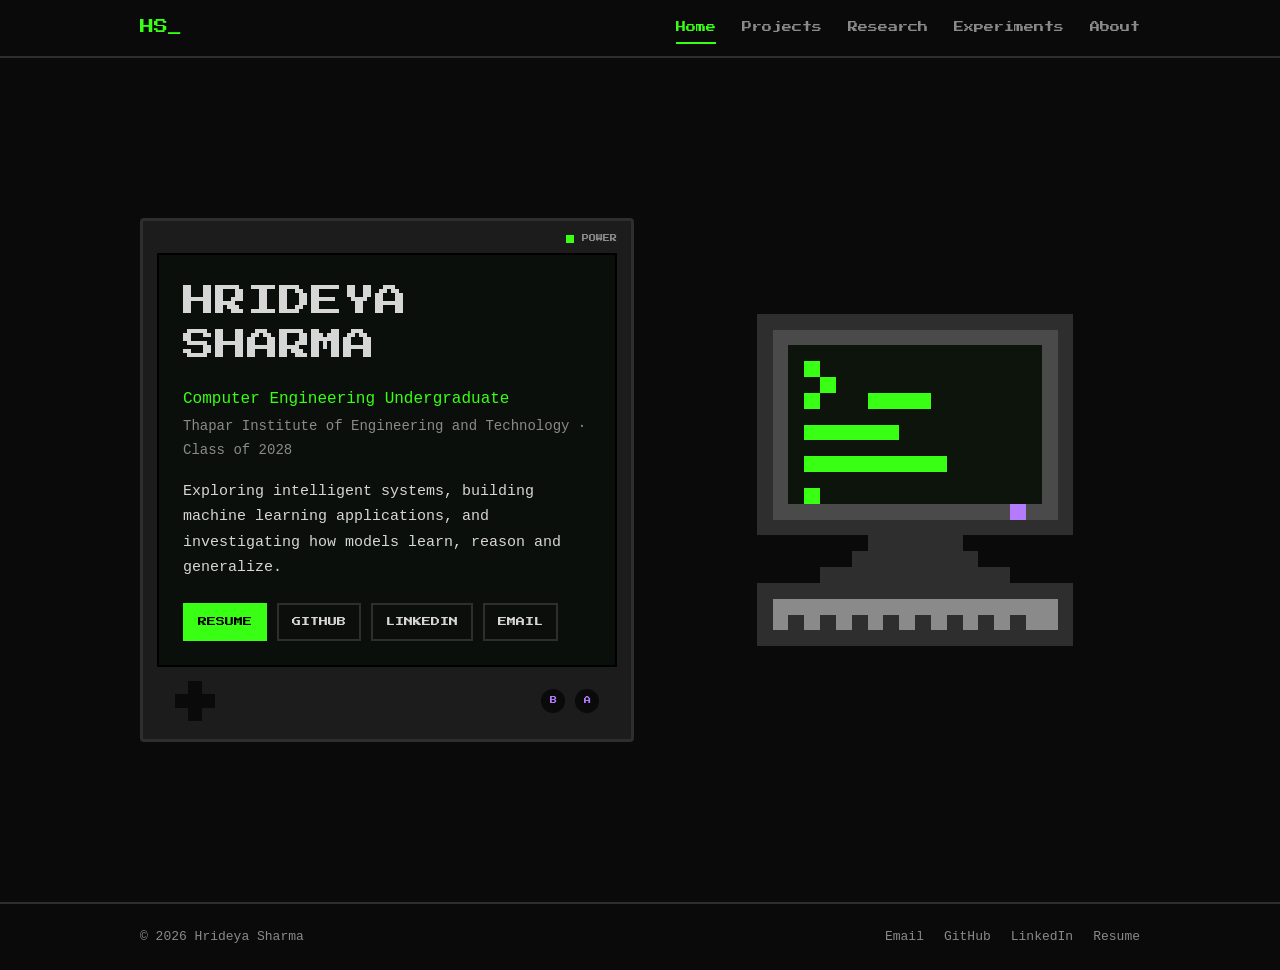
<file: index.html>
<!doctype html>
<html lang="en">
<head>
  <meta charset="utf-8">
  <meta name="viewport" content="width=device-width, initial-scale=1">
  <title>Hrideya Sharma | Portfolio</title>
  <meta name="description" content="Hrideya Sharma, Computer Engineering undergraduate at Thapar Institute. Machine learning projects and research.">
  <link rel="icon" href="data:image/svg+xml,%3Csvg xmlns='http://www.w3.org/2000/svg' viewBox='0 0 8 8'%3E%3Crect width='8' height='8' fill='%230a0a0a'/%3E%3Cpath fill='%2339ff14' d='M1 1h2v6H1zM5 1h2v6H5zM3 3h2v2H3z'/%3E%3C/svg%3E">
  <link rel="preconnect" href="https://fonts.googleapis.com">
  <link rel="preconnect" href="https://fonts.gstatic.com" crossorigin>
  <link href="https://fonts.googleapis.com/css2?family=Press+Start+2P&display=swap" rel="stylesheet">
  <link rel="stylesheet" href="styles.css">
</head>
<body data-page="home">
  <a class="skip" href="#main">Skip to content</a>
  <header class="topbar" id="site-nav"></header>
  <main id="main">
    <section class="hero"><div class="wrap hero-grid">
      <div class="gb">
        <div class="gb-top" aria-hidden="true"><span class="led"></span><span>POWER</span></div>
        <div class="gb-screen">
          <h1>HRIDEYA<br>SHARMA</h1>
          <p class="role">Computer Engineering Undergraduate</p>
          <p class="school">Thapar Institute of Engineering and Technology · Class of 2028</p>
          <p class="lead" id="intro"></p>
          <div class="btn-row" id="hero-links"></div>
        </div>
        <div class="gb-controls" aria-hidden="true">
          <div class="dpad"><i></i><i></i></div>
          <div class="ab"><b>B</b><b>A</b></div>
        </div>
      </div>
      <div class="art"><canvas id="sprite" width="24" height="23" role="img" aria-label="Pixel-art retro computer"></canvas></div>
    </div></section>
  </main>
  <footer class="footer" id="site-footer"></footer>
  <script src="data.js"></script>
  <script src="script.js"></script>
</body>
</html>
</file>
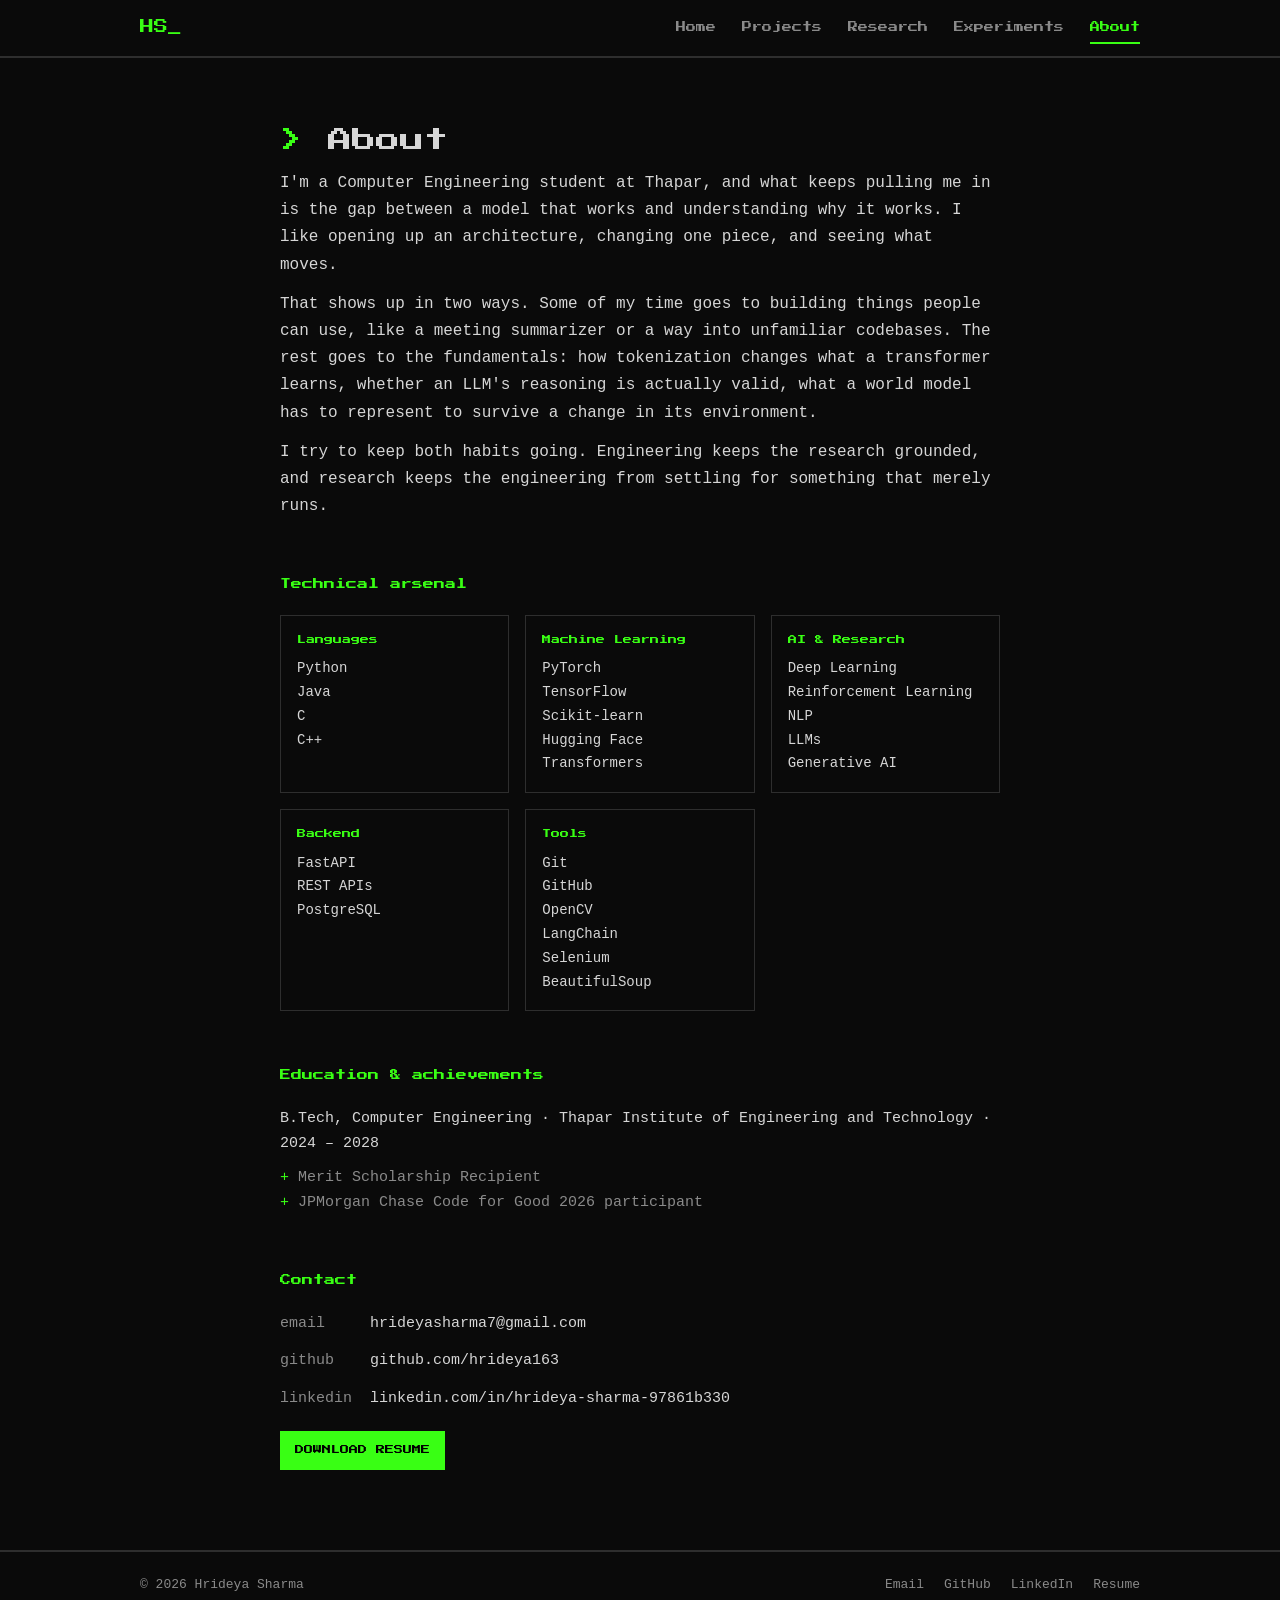
<file: about.html>
<!doctype html>
<html lang="en">
<head>
  <meta charset="utf-8">
  <meta name="viewport" content="width=device-width, initial-scale=1">
  <title>About | Hrideya Sharma</title>
  <meta name="description" content="About Hrideya Sharma: skills, education and contact.">
  <link rel="icon" href="data:image/svg+xml,%3Csvg xmlns='http://www.w3.org/2000/svg' viewBox='0 0 8 8'%3E%3Crect width='8' height='8' fill='%230a0a0a'/%3E%3Cpath fill='%2339ff14' d='M1 1h2v6H1zM5 1h2v6H5zM3 3h2v2H3z'/%3E%3C/svg%3E">
  <link rel="preconnect" href="https://fonts.googleapis.com">
  <link rel="preconnect" href="https://fonts.gstatic.com" crossorigin>
  <link href="https://fonts.googleapis.com/css2?family=Press+Start+2P&display=swap" rel="stylesheet">
  <link rel="stylesheet" href="styles.css">
</head>
<body data-page="about">
  <a class="skip" href="#main">Skip to content</a>
  <header class="topbar" id="site-nav"></header>
  <main id="main">
    <section class="page"><div class="wrap narrow">
      <h1 class="title">About</h1>
      <div class="prose" id="about-text"></div>

      <h2 class="label">Technical arsenal</h2>
      <div class="inventory" id="arsenal-grid"></div>

      <h2 class="label">Education &amp; achievements</h2>
      <div class="edu" id="edu"></div>

      <h2 class="label" id="contact">Contact</h2>
      <div class="contact" id="contact-box"></div>
    </div></section>
  </main>
  <footer class="footer" id="site-footer"></footer>
  <script src="data.js"></script>
  <script src="script.js"></script>
</body>
</html>
</file>
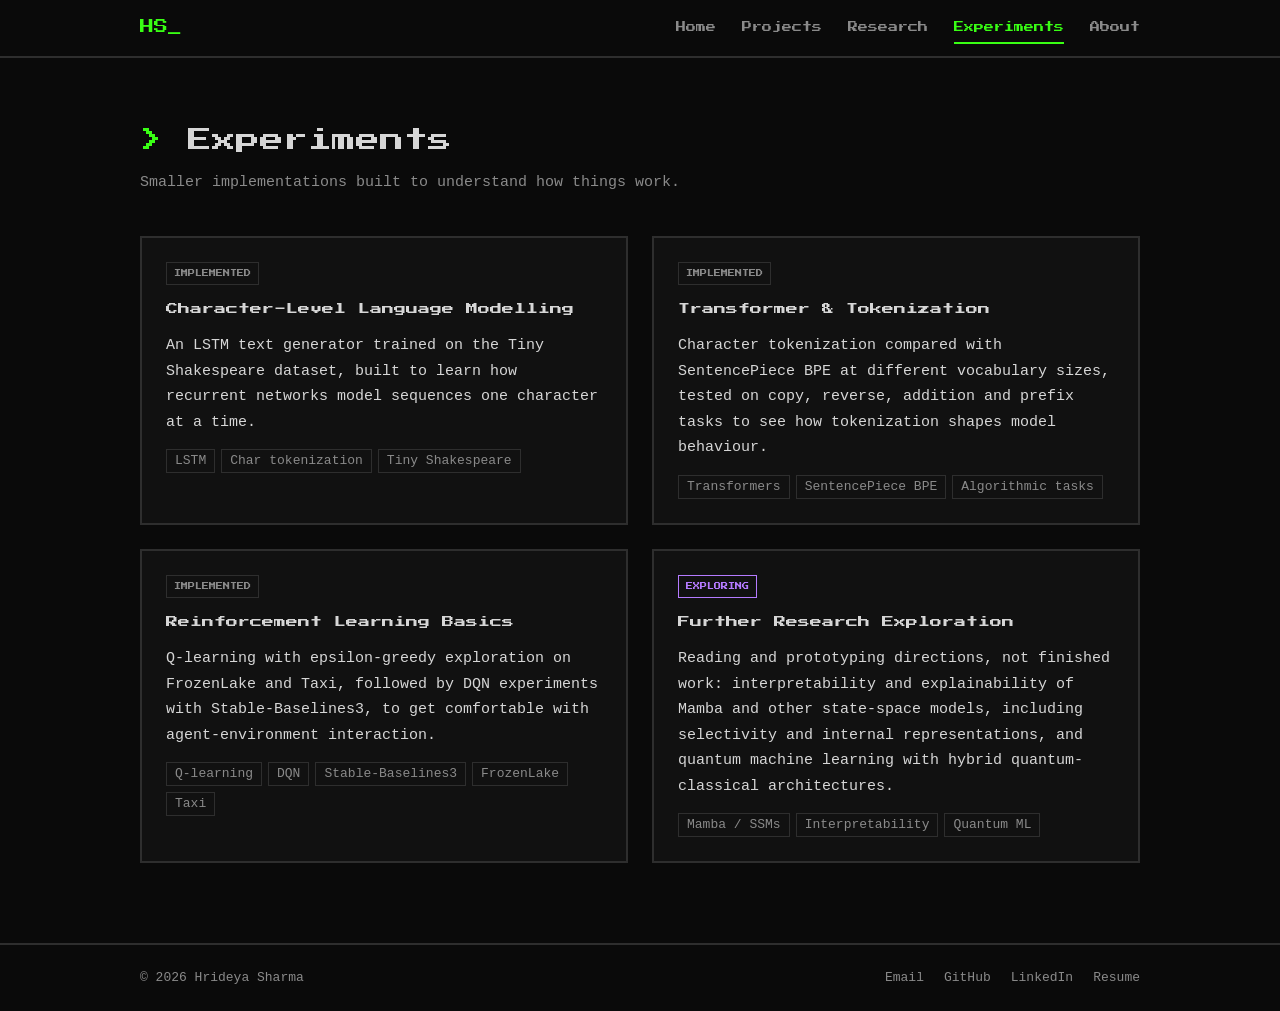
<file: experiments.html>
<!doctype html>
<html lang="en">
<head>
  <meta charset="utf-8">
  <meta name="viewport" content="width=device-width, initial-scale=1">
  <title>Experiments | Hrideya Sharma</title>
  <meta name="description" content="Smaller technical experiments and explorations.">
  <link rel="icon" href="data:image/svg+xml,%3Csvg xmlns='http://www.w3.org/2000/svg' viewBox='0 0 8 8'%3E%3Crect width='8' height='8' fill='%230a0a0a'/%3E%3Cpath fill='%2339ff14' d='M1 1h2v6H1zM5 1h2v6H5zM3 3h2v2H3z'/%3E%3C/svg%3E">
  <link rel="preconnect" href="https://fonts.googleapis.com">
  <link rel="preconnect" href="https://fonts.gstatic.com" crossorigin>
  <link href="https://fonts.googleapis.com/css2?family=Press+Start+2P&display=swap" rel="stylesheet">
  <link rel="stylesheet" href="styles.css">
</head>
<body data-page="experiments">
  <a class="skip" href="#main">Skip to content</a>
  <header class="topbar" id="site-nav"></header>
  <main id="main">
    <section class="page"><div class="wrap">
      <h1 class="title">Experiments</h1>
      <p class="sub-lead">Smaller implementations built to understand how things work.</p>
      <div class="grid grid-2" id="experiments-grid"></div>
    </div></section>
  </main>
  <footer class="footer" id="site-footer"></footer>
  <script src="data.js"></script>
  <script src="script.js"></script>
</body>
</html>
</file>
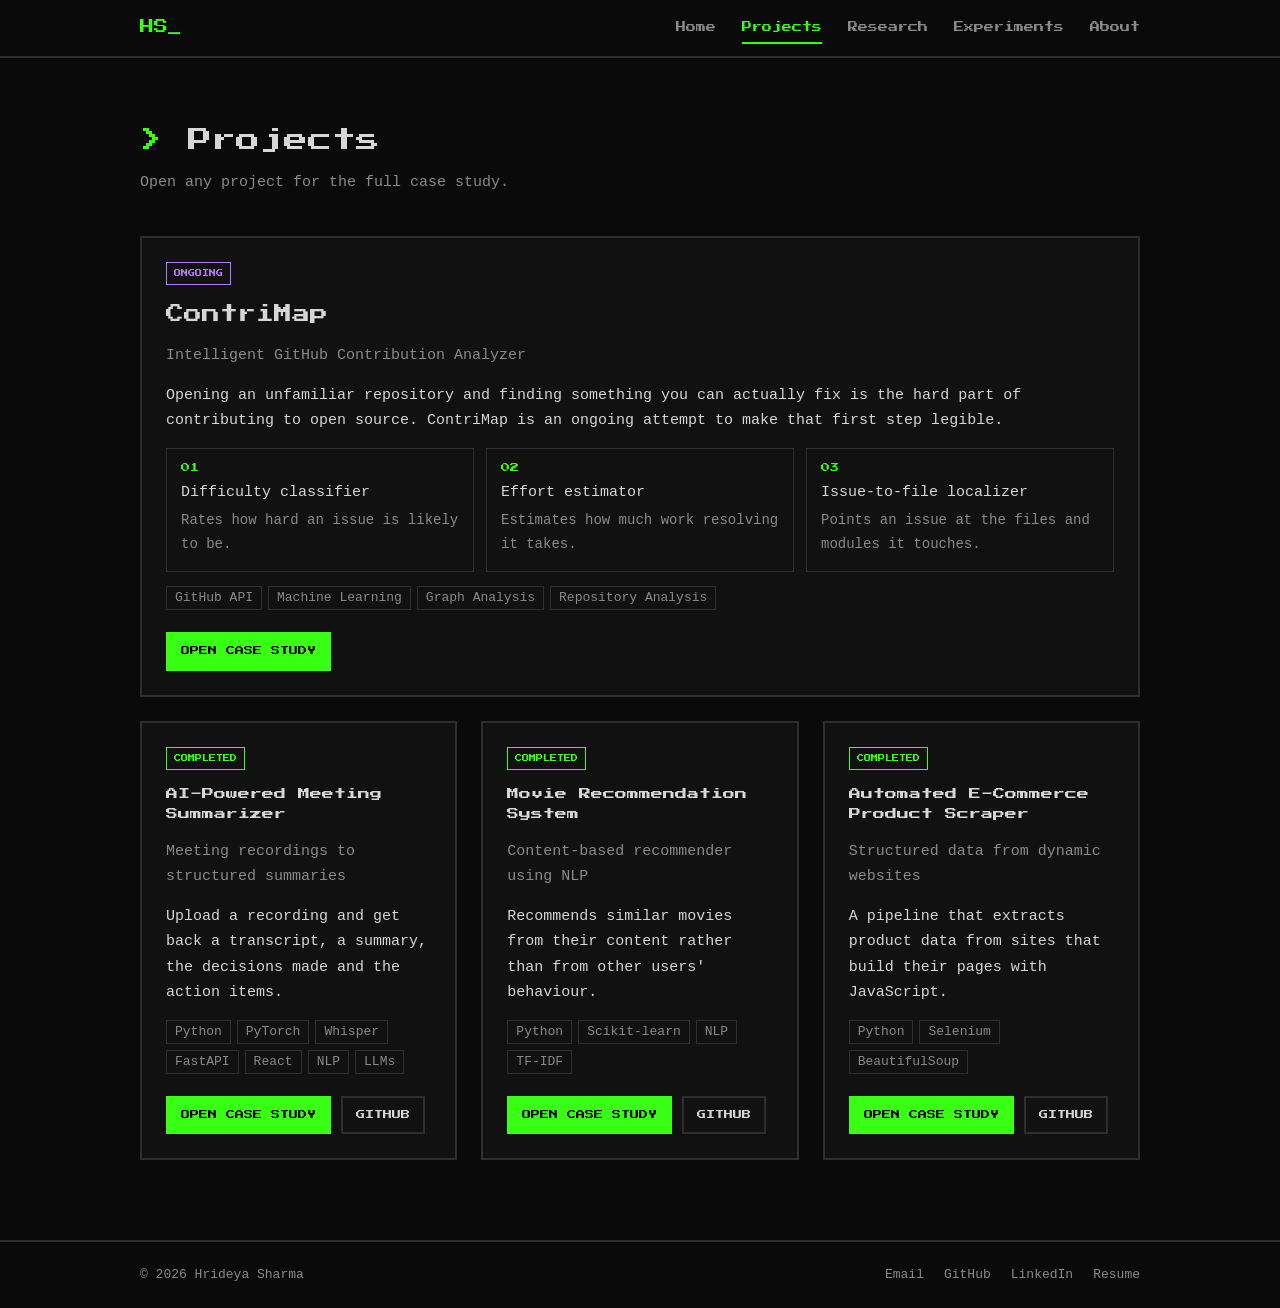
<file: projects.html>
<!doctype html>
<html lang="en">
<head>
  <meta charset="utf-8">
  <meta name="viewport" content="width=device-width, initial-scale=1">
  <title>Projects | Hrideya Sharma</title>
  <meta name="description" content="Selected projects by Hrideya Sharma.">
  <link rel="icon" href="data:image/svg+xml,%3Csvg xmlns='http://www.w3.org/2000/svg' viewBox='0 0 8 8'%3E%3Crect width='8' height='8' fill='%230a0a0a'/%3E%3Cpath fill='%2339ff14' d='M1 1h2v6H1zM5 1h2v6H5zM3 3h2v2H3z'/%3E%3C/svg%3E">
  <link rel="preconnect" href="https://fonts.googleapis.com">
  <link rel="preconnect" href="https://fonts.gstatic.com" crossorigin>
  <link href="https://fonts.googleapis.com/css2?family=Press+Start+2P&display=swap" rel="stylesheet">
  <link rel="stylesheet" href="styles.css">
</head>
<body data-page="projects">
  <a class="skip" href="#main">Skip to content</a>
  <header class="topbar" id="site-nav"></header>
  <main id="main">
    <section class="page"><div class="wrap">
      <h1 class="title">Projects</h1>
      <p class="sub-lead">Open any project for the full case study.</p>
      <div class="grid projects" id="projects-grid"></div>
    </div></section>
  </main>
  <footer class="footer" id="site-footer"></footer>
  <dialog id="case" aria-labelledby="case-title"></dialog>
  <script src="data.js"></script>
  <script src="script.js"></script>
</body>
</html>
</file>
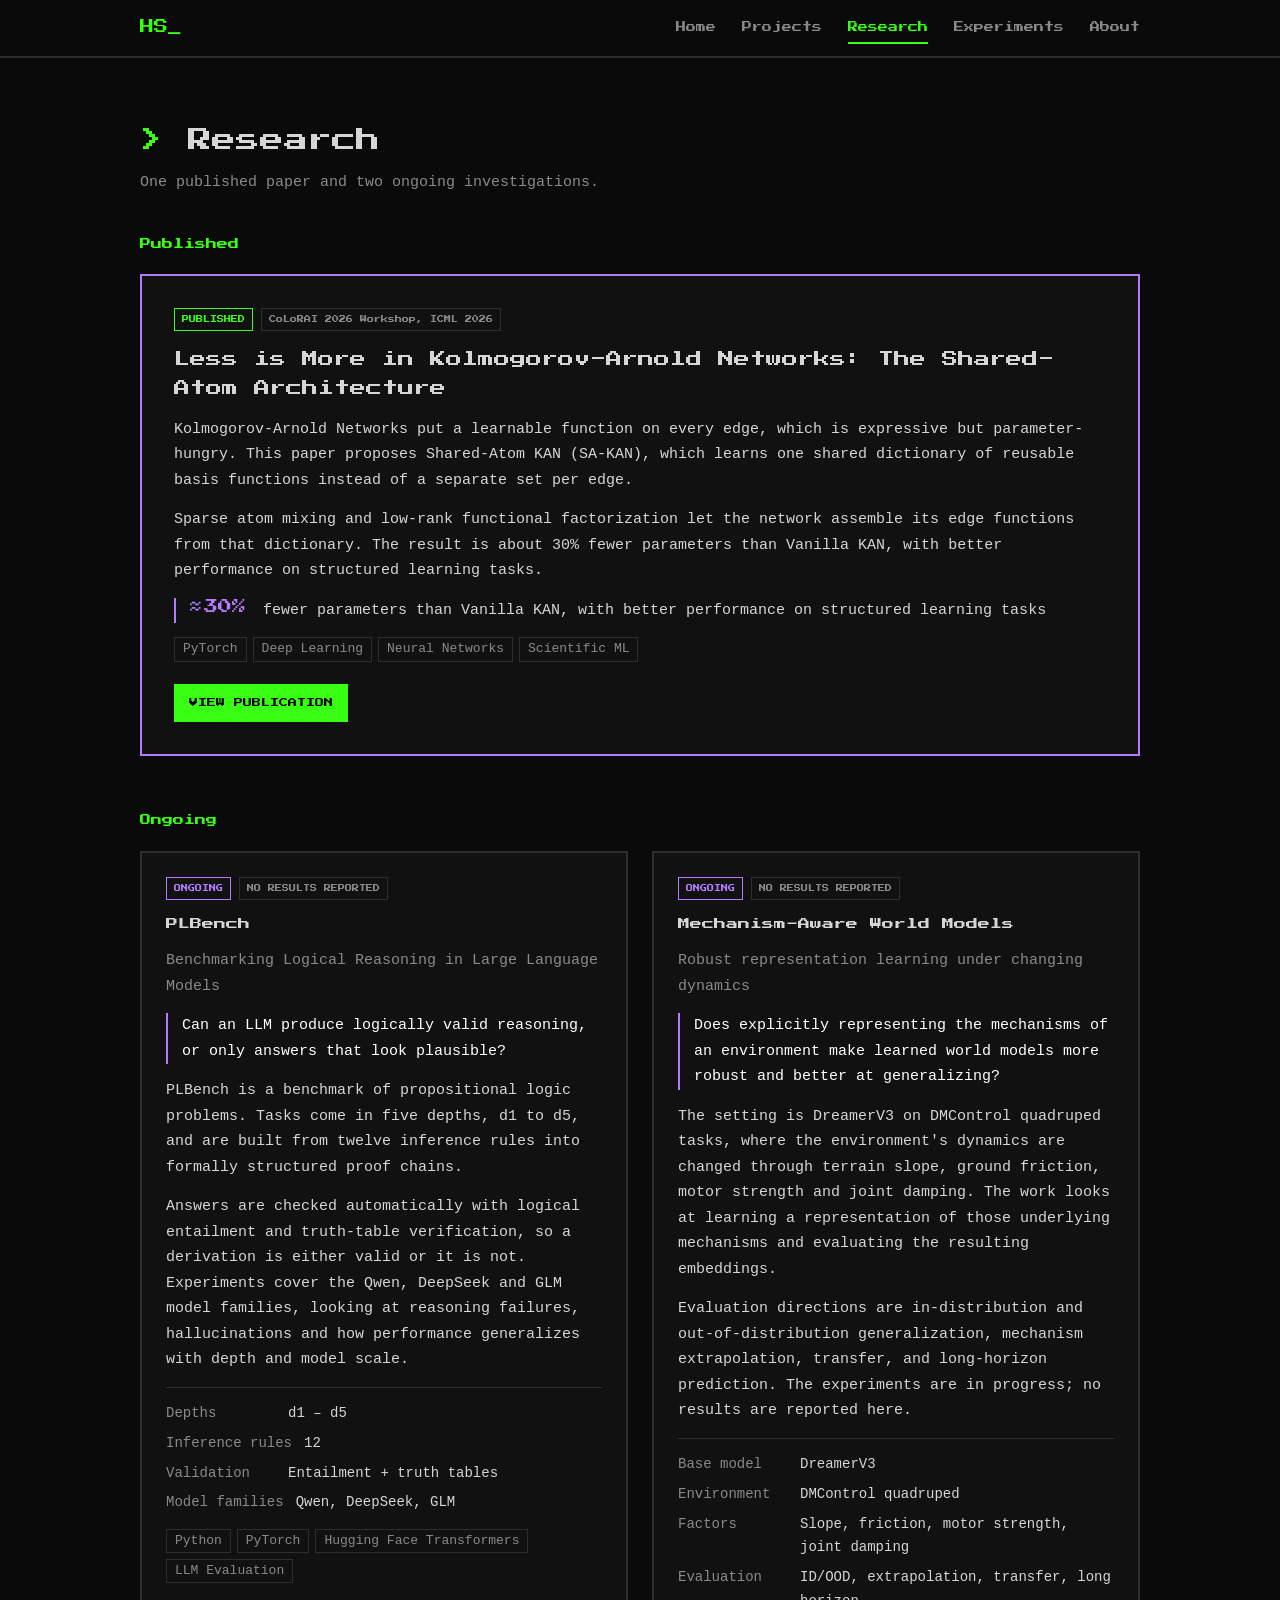
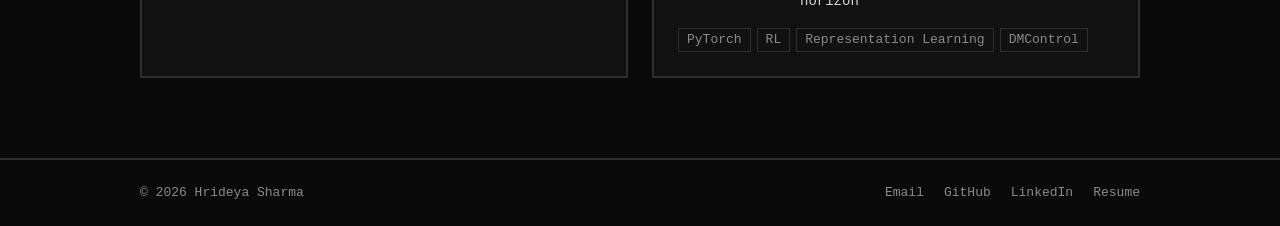
<file: research.html>
<!doctype html>
<html lang="en">
<head>
  <meta charset="utf-8">
  <meta name="viewport" content="width=device-width, initial-scale=1">
  <title>Research | Hrideya Sharma</title>
  <meta name="description" content="Published and ongoing research by Hrideya Sharma.">
  <link rel="icon" href="data:image/svg+xml,%3Csvg xmlns='http://www.w3.org/2000/svg' viewBox='0 0 8 8'%3E%3Crect width='8' height='8' fill='%230a0a0a'/%3E%3Cpath fill='%2339ff14' d='M1 1h2v6H1zM5 1h2v6H5zM3 3h2v2H3z'/%3E%3C/svg%3E">
  <link rel="preconnect" href="https://fonts.googleapis.com">
  <link rel="preconnect" href="https://fonts.gstatic.com" crossorigin>
  <link href="https://fonts.googleapis.com/css2?family=Press+Start+2P&display=swap" rel="stylesheet">
  <link rel="stylesheet" href="styles.css">
</head>
<body data-page="research">
  <a class="skip" href="#main">Skip to content</a>
  <header class="topbar" id="site-nav"></header>
  <main id="main">
    <section class="page"><div class="wrap">
      <h1 class="title">Research</h1>
      <p class="sub-lead">One published paper and two ongoing investigations.</p>
      <h2 class="label">Published</h2>
      <div id="publication"></div>
      <h2 class="label">Ongoing</h2>
      <div class="grid grid-2" id="research-grid"></div>
    </div></section>
  </main>
  <footer class="footer" id="site-footer"></footer>
  <script src="data.js"></script>
  <script src="script.js"></script>
</body>
</html>
</file>
<file: styles.css>
:root {
  --bg: #0a0a0a;
  --surface: #111;
  --border: #2e2e2e;
  --text: #d6d6d6;
  --muted: #8a8a8a;
  --green: #39ff14;
  --purple: #b57bff;
  --pixel: "Press Start 2P", monospace;
  --body: ui-monospace, SFMono-Regular, Consolas, "Liberation Mono", Menlo, monospace;
}

* { box-sizing: border-box; margin: 0; padding: 0; }
html { scroll-behavior: smooth; scroll-padding-top: 72px; }
body { background: var(--bg); color: var(--text); font: 15px/1.7 var(--body); min-height: 100vh; display: flex; flex-direction: column; }
main { flex: 1; }
a { color: inherit; text-decoration: none; }
ul { list-style: none; }
p + p { margin-top: 12px; }
.wrap { max-width: 1040px; margin: 0 auto; padding: 0 20px; }
.wrap.narrow { max-width: 760px; }
.skip { position: absolute; left: -999px; }
.skip:focus { left: 8px; top: 8px; background: var(--green); color: #000; padding: 8px; z-index: 50; }
:focus-visible { outline: 2px solid var(--green); outline-offset: 3px; }
.muted { color: var(--muted); }

h1, h2, h3, .btn, .badge, .logo, .nav-links, .menu-btn, .x { font-family: var(--pixel); font-weight: normal; }

/* navigation */
.topbar { position: sticky; top: 0; z-index: 20; background: var(--bg); border-bottom: 2px solid var(--border); }
.bar { display: flex; align-items: center; justify-content: space-between; flex-wrap: wrap; min-height: 56px; }
.logo { color: var(--green); font-size: 14px; }
.nav-links { display: flex; gap: 26px; font-size: 10px; }
.nav-links a { color: var(--muted); padding: 6px 0; border-bottom: 2px solid transparent; }
.nav-links a:hover { color: var(--text); }
.nav-links a.active { color: var(--green); border-bottom-color: var(--green); }
.menu-btn { display: none; background: none; color: var(--text); border: 2px solid var(--border); font-size: 9px; padding: 8px 10px; cursor: pointer; }

/* buttons */
.btn-row { display: flex; flex-wrap: wrap; gap: 10px; margin-top: 20px; }
.btn { display: inline-block; font-size: 9px; line-height: 1.4; padding: 11px 13px; cursor: pointer; background: none; color: var(--text); border: 2px solid var(--border); transition: border-color .15s, color .15s; }
.btn:hover { border-color: var(--green); color: var(--green); }
.btn.primary { background: var(--green); color: #000; border-color: var(--green); }
.btn.primary:hover { background: none; color: var(--green); }

/* page headings */
.page { padding: 64px 0 80px; }
.title { font-size: clamp(18px, 3.4vw, 24px); line-height: 1.5; margin-bottom: 12px; }
.title::before { content: "> "; color: var(--green); }
.sub-lead { color: var(--muted); margin-bottom: 40px; max-width: 60ch; }
.label { font-size: 11px; color: var(--green); margin: 56px 0 20px; }
.page .title + .label, .sub-lead + .label { margin-top: 0; }

/* home */
.hero { padding: 56px 0; }
.hero-grid { display: grid; grid-template-columns: minmax(0, 1.1fr) minmax(0, 1fr); gap: 56px; align-items: center; min-height: calc(100vh - 56px - 112px); }
.gb { max-width: 520px; width: 100%; background: #1c1c1c; border: 3px solid var(--border); border-radius: 4px; padding: 14px 14px 18px; }
.gb-top { display: flex; justify-content: flex-end; align-items: center; gap: 8px; margin-bottom: 10px; font: 7px var(--pixel); color: var(--muted); }
.led { width: 8px; height: 8px; background: var(--green); }
.gb-screen { background: #0b0f0b; border: 2px solid #000; padding: 24px; }
h1 { font-size: clamp(20px, 3.4vw, 32px); line-height: 1.4; }
.role { color: var(--green); font-size: 16px; margin-top: 18px; }
.school { color: var(--muted); font-size: 14px; margin-top: 2px; }
.lead { margin-top: 16px; }
.gb-screen .btn-row { margin-top: 22px; }
.gb-controls { display: flex; justify-content: space-between; align-items: center; padding: 14px 18px 0; }
.dpad { position: relative; width: 40px; height: 40px; }
.dpad i { position: absolute; background: #0a0a0a; }
.dpad i:nth-child(1) { left: 13px; top: 0; width: 14px; height: 40px; }
.dpad i:nth-child(2) { left: 0; top: 13px; width: 40px; height: 14px; }
.ab { display: flex; gap: 10px; }
.ab b { width: 24px; height: 24px; background: #0a0a0a; color: var(--purple); font: 7px/24px var(--pixel); text-align: center; border-radius: 50%; }
.art { display: flex; justify-content: center; }
#sprite { width: 100%; max-width: 380px; height: auto; aspect-ratio: 24 / 23; image-rendering: pixelated; }

/* grids and cards */
.grid { display: grid; gap: 24px; }
.grid-2 { grid-template-columns: repeat(2, minmax(0, 1fr)); }
.projects { grid-template-columns: repeat(3, minmax(0, 1fr)); }
.card { background: var(--surface); border: 2px solid var(--border); padding: 24px; display: flex; flex-direction: column; gap: 14px; transition: border-color .15s; }
.card:hover { border-color: var(--green); }
.card h2 { font-size: 12px; line-height: 1.7; }
.card .btn-row { margin-top: auto; padding-top: 8px; }
.card.featured { grid-column: 1 / -1; }
.card.featured h2 { font-size: 18px; }
.card p + p { margin-top: 0; }
.badges { display: flex; flex-wrap: wrap; gap: 8px; }
.badge { align-self: flex-start; font-size: 7px; line-height: 1.6; padding: 5px 7px; color: var(--green); border: 1px solid var(--green); }
.badge.purple { color: var(--purple); border-color: var(--purple); }
.badge.outline { color: var(--muted); border-color: var(--border); }
.tags { display: flex; flex-wrap: wrap; gap: 6px; }
.tags li { border: 1px solid var(--border); padding: 0 8px; font-size: 13px; color: var(--muted); }

.parts { display: grid; grid-template-columns: repeat(3, minmax(0, 1fr)); gap: 12px; }
.part { border: 1px solid var(--border); padding: 14px; }
.part .n { display: block; color: var(--green); font: 9px var(--pixel); margin-bottom: 8px; }
.part strong { font-weight: normal; color: var(--text); }
.part p { color: var(--muted); font-size: 14px; margin-top: 4px; }

/* research */
.paper { border-color: var(--purple); padding: 32px; }
.paper:hover { border-color: var(--purple); }
.paper h2 { font-size: clamp(13px, 2.2vw, 16px); line-height: 1.8; }
.stat-row { border-left: 2px solid var(--purple); padding-left: 14px; }
.stat { color: var(--purple); font: 14px var(--pixel); margin-right: 8px; }
blockquote { border-left: 2px solid var(--purple); padding-left: 14px; color: #fff; }
.facts { display: grid; gap: 6px; border-top: 1px solid var(--border); padding-top: 14px; font-size: 14px; }
.fact { display: flex; gap: 12px; }
.fact dt { color: var(--muted); min-width: 110px; flex: none; }

/* about */
.prose p { font-size: 16px; }
.inventory { display: grid; grid-template-columns: repeat(auto-fit, minmax(200px, 1fr)); gap: 16px; }
.slot { border: 1px solid var(--border); padding: 16px; }
.slot h3 { font-size: 9px; color: var(--green); margin-bottom: 10px; }
.items li { font-size: 14px; }
.edu strong { font-weight: normal; color: var(--text); }
.ach { margin-top: 8px; color: var(--muted); }
.ach li::before { content: "+ "; color: var(--green); }
.cl .prompt { color: var(--muted); display: inline-block; min-width: 90px; }
.cl a:hover { color: var(--green); }

/* footer */
.footer { border-top: 2px solid var(--border); color: var(--muted); font-size: 13px; }
.foot { display: flex; justify-content: space-between; flex-wrap: wrap; gap: 12px; padding-top: 22px; padding-bottom: 22px; }
.foot-links { display: flex; gap: 20px; }
.foot-links a:hover { color: var(--green); }

/* case study dialog */
dialog { width: min(720px, calc(100% - 24px)); max-height: calc(100dvh - 32px); margin: auto; overflow-y: auto; background: var(--bg); color: var(--text); border: 2px solid var(--green); padding: 28px; }
dialog::backdrop { background: rgba(0, 0, 0, .85); }
dialog h2 { font-size: 15px; line-height: 1.6; margin: 10px 0 4px; }
dialog h3 { font-size: 9px; color: var(--green); margin: 28px 0 10px; }
.case-head { display: flex; justify-content: space-between; align-items: flex-start; gap: 12px; }
.x { flex: none; cursor: pointer; background: none; color: var(--text); border: 2px solid var(--border); font-size: 10px; padding: 8px 10px; }
.x:hover { border-color: var(--green); color: var(--green); }
.steps dt { color: var(--green); margin-top: 14px; }
.note { margin-top: 20px; padding: 10px 12px; border: 1px solid var(--border); color: var(--muted); }
dialog .parts { grid-template-columns: 1fr; margin-bottom: 8px; }

/* responsive */
@media (max-width: 900px) {
  .projects { grid-template-columns: repeat(2, minmax(0, 1fr)); }
  .parts { grid-template-columns: 1fr; }
  .hero-grid { gap: 36px; }
}
@media (max-width: 720px) {
  .hero { padding: 32px 0 48px; }
  .hero-grid { grid-template-columns: 1fr; min-height: 0; }
  .art { order: -1; }
  #sprite { max-width: 220px; }
  .gb { max-width: none; }
  .gb-screen { padding: 18px; }
}
@media (max-width: 640px) {
  .grid-2, .projects { grid-template-columns: 1fr; }
  .page { padding: 40px 0 56px; }
  .menu-btn { display: block; }
  .nav-links { display: none; width: 100%; flex-direction: column; gap: 0; padding-bottom: 8px; }
  .nav-links.open { display: flex; }
  .nav-links a { padding: 14px 0; border-bottom: 1px solid var(--border); }
  .paper { padding: 22px; }
  .fact { flex-direction: column; gap: 0; }
  .cl .prompt { display: block; }
  .foot { flex-direction: column; }
}
@media (prefers-reduced-motion: reduce) {
  html { scroll-behavior: auto; }
  * { transition: none !important; }
}
</file>
